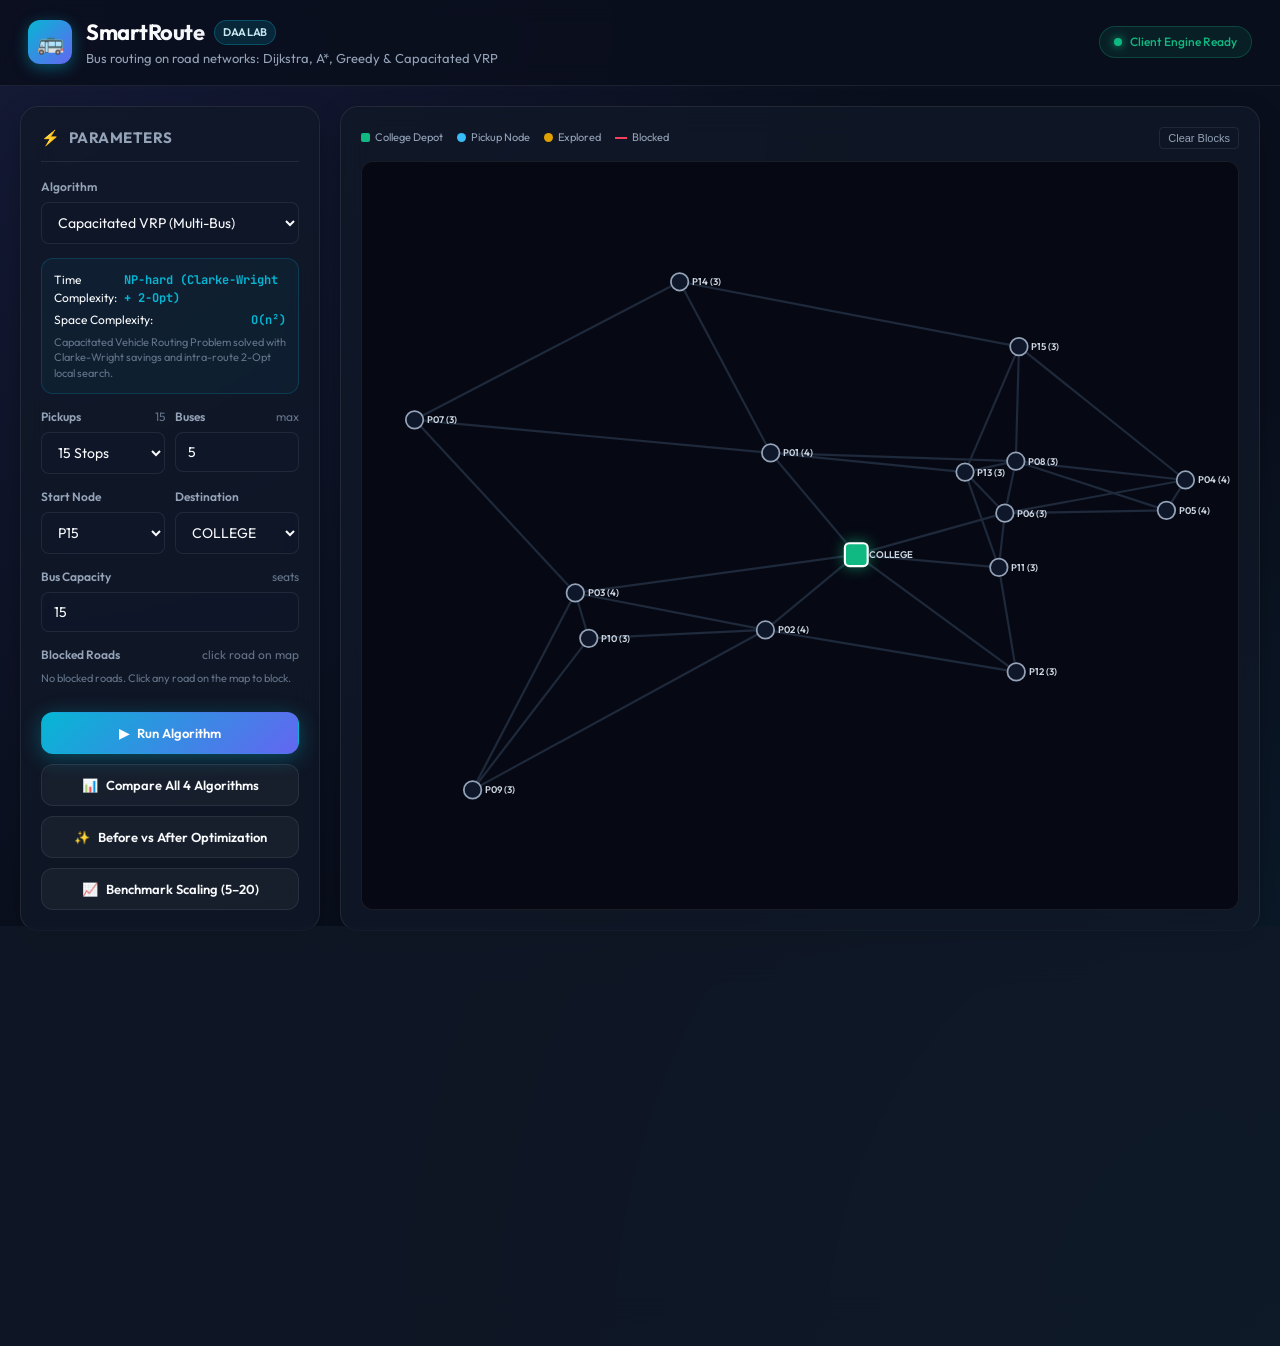
<file: index.html>
<!DOCTYPE html>
<html lang="en">
<head>
  <meta charset="utf-8">
  <meta name="viewport" content="width=device-width, initial-scale=1">
  <title>SmartRoute – DAA Bus Routing Lab</title>
  <meta name="description" content="Design and Analysis of Algorithms (DAA) - Bus routing optimization comparing Dijkstra, A*, Greedy heuristic, and Capacitated VRP on road networks.">
  <link rel="preconnect" href="https://fonts.googleapis.com">
  <link rel="preconnect" href="https://fonts.gstatic.com" crossorigin>
  <link href="https://fonts.googleapis.com/css2?family=JetBrains+Mono:wght@400;500;600;700&family=Outfit:wght@300;400;500;600;700;800&display=swap" rel="stylesheet">
  <link rel="stylesheet" href="style.css">
</head>
<body>

<header>
  <div class="brand">
    <div class="logo-badge" aria-hidden="true">🚌</div>
    <div class="brand-info">
      <h1>SmartRoute <span class="brand-badge">DAA Lab</span></h1>
      <p class="brand-desc">Bus routing on road networks: Dijkstra, A*, Greedy & Capacitated VRP</p>
    </div>
  </div>
  <div class="header-status">
    <div class="status-pill">
      <div class="status-dot"></div>
      <span>Client Engine Ready</span>
    </div>
  </div>
</header>

<main>
  <!-- Controls Panel -->
  <section class="panel" aria-label="Algorithm Controls">
    <div class="panel-header">
      <h2 class="panel-title"><span>⚡</span> Parameters</h2>
    </div>

    <div class="form-group">
      <label for="alg">Algorithm</label>
      <select id="alg">
        <option value="dijkstra">Dijkstra (Shortest Path)</option>
        <option value="astar">A* Search (Haversine Heuristic)</option>
        <option value="greedy">Greedy Construction (Fleet)</option>
        <option value="vrp" selected>Capacitated VRP (Multi-Bus)</option>
      </select>
    </div>

    <div class="complexity-box" id="complexity-card">
      <div class="complexity-line">
        <span>Time Complexity:</span>
        <b id="cx-time">NP-hard (Guided Search)</b>
      </div>
      <div class="complexity-line">
        <span>Space Complexity:</span>
        <b id="cx-space">O(n²)</b>
      </div>
      <div class="complexity-note" id="cx-note">
        OR-Tools / Clarke-Wright Savings with 2-Opt local improvement under bus capacity constraints.
      </div>
    </div>

    <div class="grid-2">
      <div class="form-group">
        <label for="n">Pickups <span class="hint" id="n-val">15</span></label>
        <select id="n">
          <option value="5">5 Stops</option>
          <option value="10">10 Stops</option>
          <option value="15" selected>15 Stops</option>
          <option value="20">20 Stops</option>
          <option value="25">25 Stops</option>
          <option value="30">30 Stops</option>
        </select>
      </div>

      <div class="form-group">
        <label for="nb">Buses <span class="hint">max</span></label>
        <input id="nb" type="number" value="5" min="1" max="10">
      </div>
    </div>

    <div class="grid-2">
      <div class="form-group">
        <label for="s">Start Node</label>
        <select id="s"></select>
      </div>

      <div class="form-group">
        <label for="d">Destination</label>
        <select id="d"></select>
      </div>
    </div>

    <div class="form-group">
      <label for="cap">Bus Capacity <span class="hint">seats</span></label>
      <input id="cap" type="number" value="15" min="5" max="60">
    </div>

    <div class="form-group blocked-container">
      <label>Blocked Roads <span class="hint">click road on map</span></label>
      <div class="blocked-pills" id="blocked-tags">
        <span style="font-size:11px;color:var(--text-dim)">No blocked roads. Click any road on the map to block.</span>
      </div>
    </div>

    <button id="run" class="btn btn-primary">
      <span>▶</span> Run Algorithm
    </button>
    <button id="cmp" class="btn btn-secondary">
      <span>📊</span> Compare All 4 Algorithms
    </button>
    <button id="opt" class="btn btn-secondary">
      <span>✨</span> Before vs After Optimization
    </button>
    <button id="scl" class="btn btn-secondary">
      <span>📈</span> Benchmark Scaling (5–20)
    </button>
  </section>

  <!-- Interactive Map Canvas -->
  <section class="panel map-card">
    <div class="map-toolbar">
      <div class="legend">
        <div class="legend-item"><div class="legend-dot college"></div> College Depot</div>
        <div class="legend-item"><div class="legend-dot pickup"></div> Pickup Node</div>
        <div class="legend-item"><div class="legend-dot explored"></div> Explored</div>
        <div class="legend-item"><div class="legend-dot blocked"></div> Blocked</div>
      </div>
      <button id="clear-blk" style="font-size:11px;padding:4px 8px;background:none;border:1px solid var(--border-subtle);color:var(--text-muted);border-radius:4px;cursor:pointer;">Clear Blocks</button>
    </div>
    <div class="svg-wrapper">
      <svg id="map" viewBox="0 0 1000 700" role="img" aria-label="Interactive Road Network Graph"></svg>
    </div>
  </section>

  <!-- Realtime Results Panel -->
  <section class="panel panel-results" id="res-panel" aria-live="polite">
    <div class="panel-header">
      <h2 class="panel-title"><span>📋</span> Execution Metrics</h2>
    </div>

    <div class="kpi-grid">
      <div class="kpi-card">
        <div class="kpi-title">Total Distance</div>
        <div class="kpi-val" id="kpi-dist">— <span class="kpi-unit">km</span></div>
      </div>
      <div class="kpi-card">
        <div class="kpi-title">Travel Time</div>
        <div class="kpi-val" id="kpi-time">— <span class="kpi-unit">min</span></div>
      </div>
      <div class="kpi-card">
        <div class="kpi-title">Avg Waiting</div>
        <div class="kpi-val" id="kpi-wait">— <span class="kpi-unit">min</span></div>
      </div>
      <div class="kpi-card">
        <div class="kpi-title">Runtime</div>
        <div class="kpi-val" id="kpi-exec">— <span class="kpi-unit">ms</span></div>
      </div>
    </div>

    <div class="panel-header" style="margin-top:10px;">
      <h3 class="panel-title" style="font-size:13px;">Bus Routes & Stops</h3>
    </div>
    <div class="routes-scroll" id="routes-list">
      <p style="font-size:12px;color:var(--text-dim);text-align:center;padding:20px;">
        Select an algorithm and click <b>Run</b> to compute routes.
      </p>
    </div>
  </section>

  <!-- Wide Output for Comparison & Scaling -->
  <section class="panel panel-wide" id="out-panel" style="display:none;">
    <div class="panel-header">
      <h2 class="panel-title" id="out-title">Analysis</h2>
    </div>
    <div id="out-content"></div>
  </section>
</main>

<script src="graphs.js"></script>
<script src="app.js"></script>
</body>
</html>
</file>
<file: style.css>
:root {
  --bg-primary: #0a0f1d;
  --bg-secondary: #111827;
  --bg-card: rgba(17, 24, 39, 0.75);
  --bg-card-hover: rgba(30, 41, 59, 0.85);
  --border-subtle: rgba(255, 255, 255, 0.08);
  --border-glow: rgba(56, 189, 248, 0.3);
  --text-main: #f8fafc;
  --text-muted: #94a3b8;
  --text-dim: #64748b;
  --accent-cyan: #06b6d4;
  --accent-blue: #3b82f6;
  --accent-indigo: #6366f1;
  --accent-emerald: #10b981;
  --accent-amber: #f59e0b;
  --accent-rose: #f43f5e;
  --font-sans: 'Outfit', -apple-system, BlinkMacSystemFont, "Segoe UI", Roboto, sans-serif;
  --font-mono: 'JetBrains Mono', monospace;
  --radius-sm: 8px;
  --radius-md: 12px;
  --radius-lg: 18px;
  --shadow-card: 0 10px 30px -10px rgba(0, 0, 0, 0.5);
  --shadow-glow: 0 0 25px rgba(6, 182, 212, 0.25);
}

* {
  box-sizing: border-box;
  margin: 0;
  padding: 0;
}

body {
  background: var(--bg-primary);
  background-image: 
    radial-gradient(at 0% 0%, rgba(99, 102, 241, 0.12) 0px, transparent 50%),
    radial-gradient(at 100% 100%, rgba(6, 182, 212, 0.1) 0px, transparent 50%);
  color: var(--text-main);
  font-family: var(--font-sans);
  min-height: 100vh;
  line-height: 1.5;
  overflow-x: hidden;
}

/* Header */
header {
  padding: 16px 28px;
  border-bottom: 1px solid var(--border-subtle);
  background: rgba(10, 15, 29, 0.85);
  backdrop-filter: blur(12px);
  position: sticky;
  top: 0;
  z-index: 100;
  display: flex;
  justify-content: space-between;
  align-items: center;
  flex-wrap: wrap;
  gap: 16px;
}

.brand {
  display: flex;
  align-items: center;
  gap: 14px;
}

.logo-badge {
  width: 44px;
  height: 44px;
  background: linear-gradient(135deg, var(--accent-cyan), var(--accent-indigo));
  border-radius: var(--radius-md);
  display: flex;
  align-items: center;
  justify-content: center;
  font-size: 22px;
  box-shadow: 0 4px 15px rgba(6, 182, 212, 0.4);
}

.brand-info h1 {
  font-size: 22px;
  font-weight: 700;
  letter-spacing: -0.5px;
  background: linear-gradient(90deg, #ffffff, #cbd5e1);
  -webkit-background-clip: text;
  -webkit-text-fill-color: transparent;
  display: flex;
  align-items: center;
  gap: 10px;
}

.brand-badge {
  font-size: 11px;
  font-weight: 600;
  text-transform: uppercase;
  padding: 3px 8px;
  border-radius: 20px;
  background: rgba(6, 182, 212, 0.15);
  color: var(--accent-cyan);
  border: 1px solid rgba(6, 182, 212, 0.3);
}

.brand-desc {
  font-size: 13px;
  color: var(--text-muted);
}

.header-status {
  display: flex;
  align-items: center;
  gap: 12px;
}

.status-pill {
  display: flex;
  align-items: center;
  gap: 8px;
  font-size: 12px;
  font-weight: 500;
  color: var(--accent-emerald);
  background: rgba(16, 185, 129, 0.1);
  padding: 6px 14px;
  border-radius: 30px;
  border: 1px solid rgba(16, 185, 129, 0.25);
}

.status-dot {
  width: 8px;
  height: 8px;
  background: var(--accent-emerald);
  border-radius: 50%;
  box-shadow: 0 0 10px var(--accent-emerald);
  animation: pulse-dot 2s infinite;
}

@keyframes pulse-dot {
  0%, 100% { opacity: 1; transform: scale(1); }
  50% { opacity: 0.5; transform: scale(0.85); }
}

/* Layout */
main {
  max-width: 1680px;
  margin: 0 auto;
  padding: 20px;
  display: grid;
  grid-template-columns: 320px 1fr 340px;
  gap: 20px;
}

@media (max-width: 1280px) {
  main {
    grid-template-columns: 300px 1fr;
  }
  .panel-results {
    grid-column: 1 / -1;
  }
}

@media (max-width: 900px) {
  main {
    grid-template-columns: 1fr;
    padding: 12px;
  }
}

/* Panels */
.panel {
  background: var(--bg-card);
  backdrop-filter: blur(16px);
  border: 1px solid var(--border-subtle);
  border-radius: var(--radius-lg);
  padding: 20px;
  box-shadow: var(--shadow-card);
  transition: border-color 0.2s;
}

.panel:hover {
  border-color: rgba(255, 255, 255, 0.12);
}

.panel-header {
  display: flex;
  justify-content: space-between;
  align-items: center;
  margin-bottom: 16px;
  padding-bottom: 12px;
  border-bottom: 1px solid var(--border-subtle);
}

.panel-title {
  font-size: 15px;
  font-weight: 700;
  text-transform: uppercase;
  letter-spacing: 0.5px;
  color: var(--text-muted);
  display: flex;
  align-items: center;
  gap: 8px;
}

/* Form Controls */
.form-group {
  margin-bottom: 14px;
}

label {
  display: flex;
  justify-content: space-between;
  font-size: 12px;
  font-weight: 600;
  color: var(--text-muted);
  margin-bottom: 6px;
}

label span.hint {
  font-weight: 400;
  color: var(--text-dim);
}

select, input {
  width: 100%;
  padding: 10px 12px;
  background: rgba(15, 23, 42, 0.8);
  border: 1px solid var(--border-subtle);
  border-radius: var(--radius-sm);
  color: var(--text-main);
  font-family: var(--font-sans);
  font-size: 14px;
  transition: all 0.2s;
  outline: none;
}

select:focus, input:focus {
  border-color: var(--accent-cyan);
  box-shadow: 0 0 0 3px rgba(6, 182, 212, 0.2);
}

.grid-2 {
  display: grid;
  grid-template-columns: 1fr 1fr;
  gap: 10px;
}

/* Complexity Badge Card */
.complexity-box {
  background: rgba(6, 182, 212, 0.05);
  border: 1px solid rgba(6, 182, 212, 0.2);
  border-radius: var(--radius-md);
  padding: 12px;
  margin: 14px 0;
  font-size: 12px;
}

.complexity-line {
  display: flex;
  justify-content: space-between;
  margin-bottom: 4px;
}

.complexity-line b {
  color: var(--accent-cyan);
  font-family: var(--font-mono);
}

.complexity-note {
  color: var(--text-dim);
  font-size: 11px;
  margin-top: 6px;
  line-height: 1.4;
}

/* Buttons */
.btn {
  display: flex;
  align-items: center;
  justify-content: center;
  gap: 8px;
  width: 100%;
  padding: 12px 16px;
  font-family: var(--font-sans);
  font-size: 13px;
  font-weight: 600;
  border-radius: var(--radius-md);
  cursor: pointer;
  border: 1px solid transparent;
  transition: all 0.2s cubic-bezier(0.4, 0, 0.2, 1);
  margin-top: 10px;
}

.btn-primary {
  background: linear-gradient(135deg, var(--accent-cyan), var(--accent-indigo));
  color: #ffffff;
  box-shadow: 0 4px 20px rgba(6, 182, 212, 0.35);
}

.btn-primary:hover {
  transform: translateY(-2px);
  box-shadow: 0 6px 25px rgba(6, 182, 212, 0.5);
}

.btn-secondary {
  background: rgba(255, 255, 255, 0.04);
  color: var(--text-main);
  border-color: var(--border-subtle);
}

.btn-secondary:hover {
  background: rgba(255, 255, 255, 0.08);
  border-color: rgba(255, 255, 255, 0.2);
  transform: translateY(-1px);
}

.btn:active {
  transform: translateY(0);
}

/* Blocked Road Pill List */
.blocked-container {
  margin-top: 10px;
}

.blocked-pills {
  display: flex;
  flex-wrap: wrap;
  gap: 6px;
  min-height: 28px;
  margin-top: 6px;
}

.blocked-pill {
  background: rgba(244, 63, 94, 0.15);
  border: 1px solid rgba(244, 63, 94, 0.35);
  color: #fda4af;
  font-size: 11px;
  font-family: var(--font-mono);
  padding: 3px 8px;
  border-radius: 12px;
  display: flex;
  align-items: center;
  gap: 6px;
  cursor: pointer;
}

.blocked-pill:hover {
  background: rgba(244, 63, 94, 0.25);
}

/* Map Canvas */
.map-card {
  display: flex;
  flex-direction: column;
  height: 100%;
  min-height: 520px;
  position: relative;
}

.map-toolbar {
  display: flex;
  justify-content: space-between;
  align-items: center;
  margin-bottom: 12px;
}

.legend {
  display: flex;
  gap: 14px;
  font-size: 11px;
  color: var(--text-muted);
  flex-wrap: wrap;
}

.legend-item {
  display: flex;
  align-items: center;
  gap: 5px;
}

.legend-dot {
  width: 9px;
  height: 9px;
  border-radius: 50%;
}

.legend-dot.college { background: var(--accent-emerald); border-radius: 2px; }
.legend-dot.pickup { background: #38bdf8; }
.legend-dot.explored { background: #e0a100; }
.legend-dot.blocked { background: var(--accent-rose); border-radius: 0; width: 12px; height: 2px; }

.svg-wrapper {
  flex: 1;
  background: #060913;
  border: 1px solid var(--border-subtle);
  border-radius: var(--radius-md);
  position: relative;
  overflow: hidden;
}

svg#map {
  width: 100%;
  height: 100%;
  display: block;
}

/* SVG Elements */
.road {
  stroke: #1e293b;
  stroke-width: 2.5;
  transition: stroke 0.25s, stroke-width 0.25s;
}

.road:hover {
  stroke: #475569;
  stroke-width: 4;
}

.road.chk {
  stroke: #f59e0b;
  stroke-width: 4;
  animation: glow-chk 0.6s infinite alternate;
}

.road.blk {
  stroke: #f43f5e;
  stroke-width: 3.5;
  stroke-dasharray: 6 5;
}

.route-poly {
  fill: none;
  stroke-linecap: round;
  stroke-linejoin: round;
  filter: drop-shadow(0 0 6px rgba(56, 189, 248, 0.5));
}

.nd-node {
  cursor: pointer;
  transition: all 0.2s;
}

.nd-circle {
  fill: #0f172a;
  stroke: #94a3b8;
  stroke-width: 2;
  transition: all 0.2s;
}

.nd-college {
  fill: #10b981;
  stroke: #ffffff;
  stroke-width: 2.5;
  filter: drop-shadow(0 0 8px rgba(16, 185, 129, 0.6));
}

.nd-vis {
  fill: #0284c7;
  stroke: #38bdf8;
}

.nd-cur {
  fill: #f59e0b;
  stroke: #ffffff;
  transform-origin: center;
  animation: pulse-node 0.4s infinite alternate;
}

.nd-fin {
  fill: #06b6d4;
  stroke: #ffffff;
  stroke-width: 3;
}

.lbl {
  font-family: var(--font-sans);
  font-size: 11px;
  font-weight: 600;
  fill: #cbd5e1;
  pointer-events: none;
  user-select: none;
}

/* Results & KPI */
.kpi-grid {
  display: grid;
  grid-template-columns: repeat(2, 1fr);
  gap: 10px;
  margin-bottom: 16px;
}

.kpi-card {
  background: rgba(15, 23, 42, 0.6);
  border: 1px solid var(--border-subtle);
  border-radius: var(--radius-md);
  padding: 12px;
}

.kpi-title {
  font-size: 11px;
  color: var(--text-dim);
  text-transform: uppercase;
  letter-spacing: 0.5px;
}

.kpi-val {
  font-size: 20px;
  font-weight: 700;
  font-family: var(--font-mono);
  color: var(--text-main);
  margin-top: 2px;
}

.kpi-unit {
  font-size: 11px;
  color: var(--text-muted);
  font-weight: 400;
  margin-left: 2px;
}

/* Bus Route Cards */
.routes-scroll {
  max-height: 380px;
  overflow-y: auto;
  padding-right: 4px;
}

.routes-scroll::-webkit-scrollbar {
  width: 5px;
}

.routes-scroll::-webkit-scrollbar-thumb {
  background: #1e293b;
  border-radius: 4px;
}

.bus-card {
  background: rgba(15, 23, 42, 0.8);
  border-radius: var(--radius-sm);
  border: 1px solid var(--border-subtle);
  padding: 10px 12px;
  margin-bottom: 8px;
  border-left-width: 4px;
}

.bus-header {
  display: flex;
  justify-content: space-between;
  align-items: center;
  font-size: 13px;
  font-weight: 600;
}

.bus-load {
  font-family: var(--font-mono);
  font-size: 11px;
  color: var(--text-muted);
  background: rgba(255, 255, 255, 0.05);
  padding: 2px 6px;
  border-radius: 4px;
}

.bus-path {
  font-size: 11px;
  color: var(--text-dim);
  margin-top: 6px;
  line-height: 1.4;
  word-break: break-word;
}

/* Bottom Output Section */
.panel-wide {
  grid-column: 1 / -1;
}

table {
  width: 100%;
  border-collapse: separate;
  border-spacing: 0;
  font-size: 13px;
  margin: 12px 0;
}

th {
  background: rgba(15, 23, 42, 0.8);
  color: var(--text-muted);
  font-weight: 600;
  text-align: left;
  padding: 10px 12px;
  border-bottom: 2px solid var(--border-subtle);
  font-size: 11px;
  text-transform: uppercase;
  letter-spacing: 0.5px;
}

th:first-child { border-radius: var(--radius-sm) 0 0 0; }
th:last-child { border-radius: 0 var(--radius-sm) 0 0; }

td {
  padding: 10px 12px;
  border-bottom: 1px solid var(--border-subtle);
  color: var(--text-main);
  font-family: var(--font-mono);
}

tr:hover td {
  background: rgba(255, 255, 255, 0.02);
}

.diff-positive {
  color: var(--accent-emerald);
  font-weight: 700;
}

.bar-wrapper {
  margin: 8px 0;
}

.bar-label {
  display: flex;
  justify-content: space-between;
  font-size: 12px;
  margin-bottom: 4px;
  color: var(--text-muted);
}

.bar-track {
  height: 8px;
  background: rgba(255, 255, 255, 0.06);
  border-radius: 4px;
  overflow: hidden;
}

.bar-fill {
  height: 100%;
  background: linear-gradient(90deg, var(--accent-cyan), var(--accent-indigo));
  border-radius: 4px;
  transition: width 0.5s ease-out;
}
</file>
